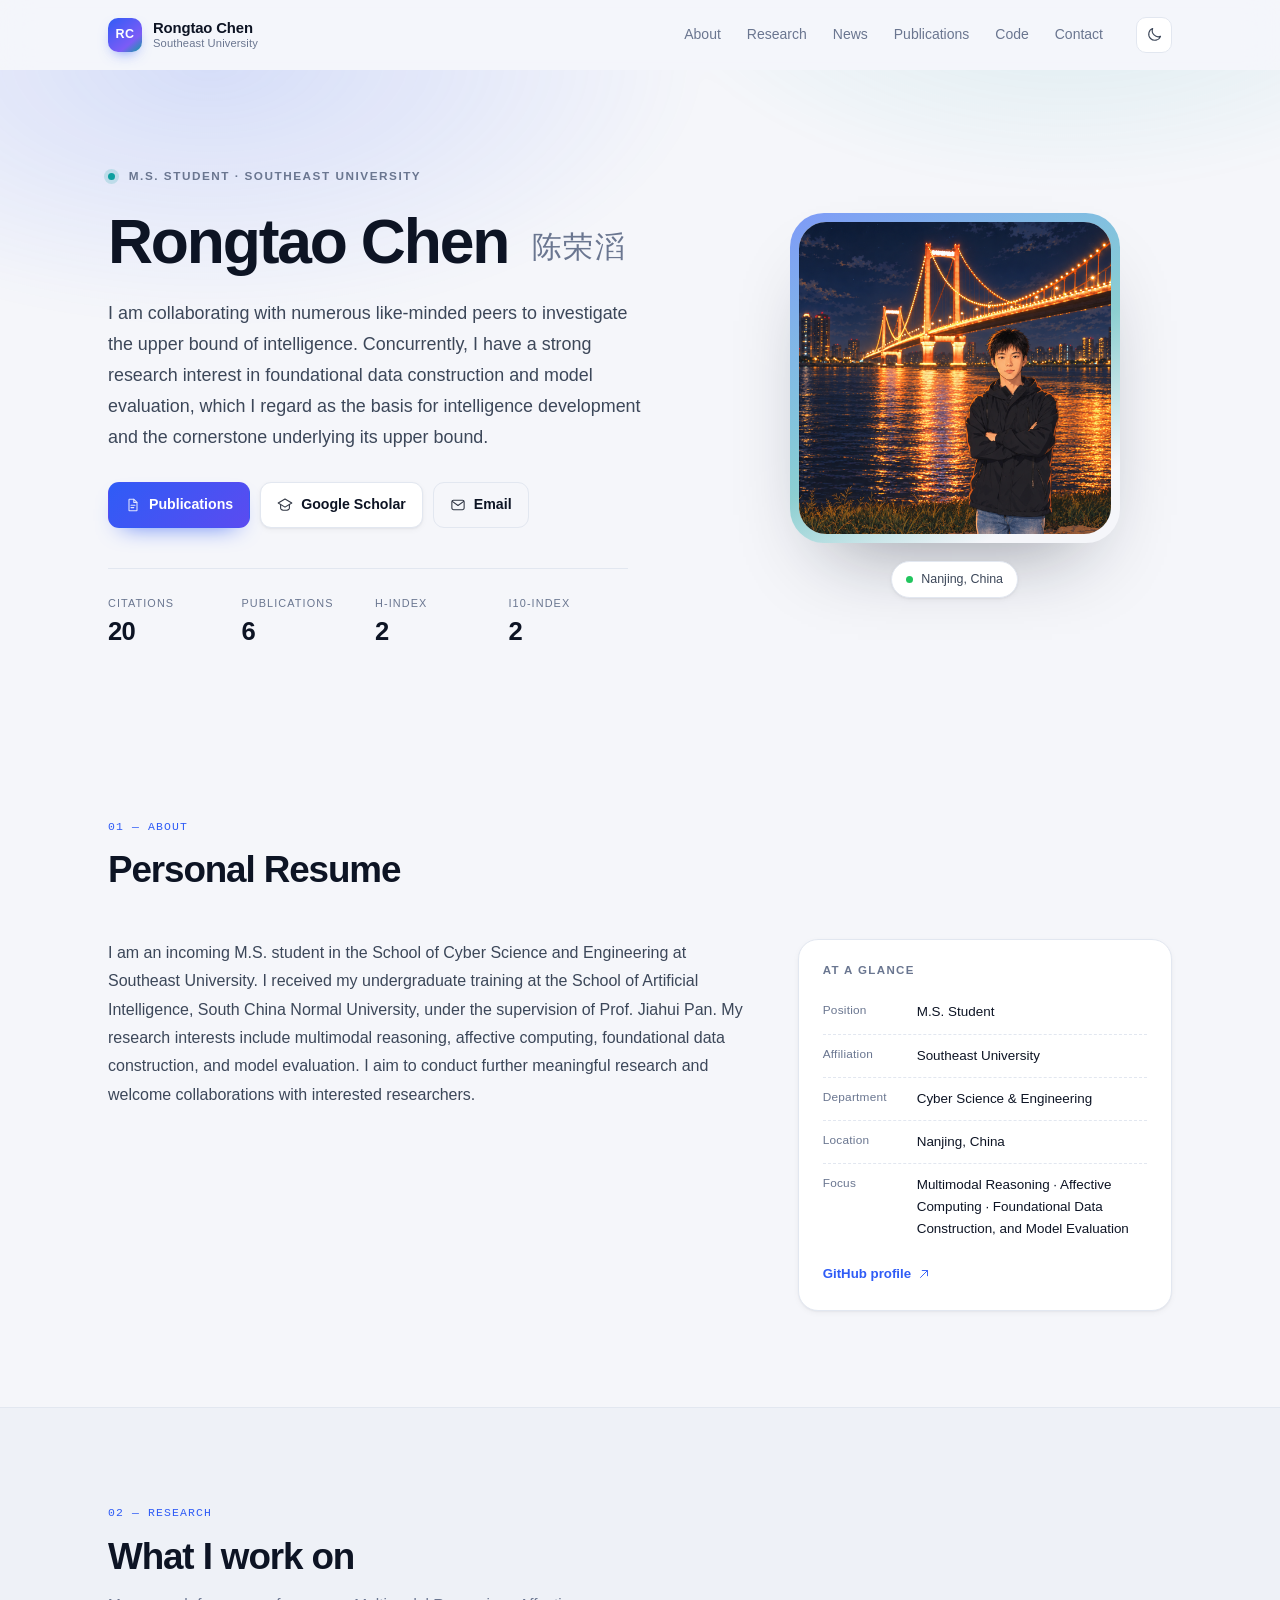
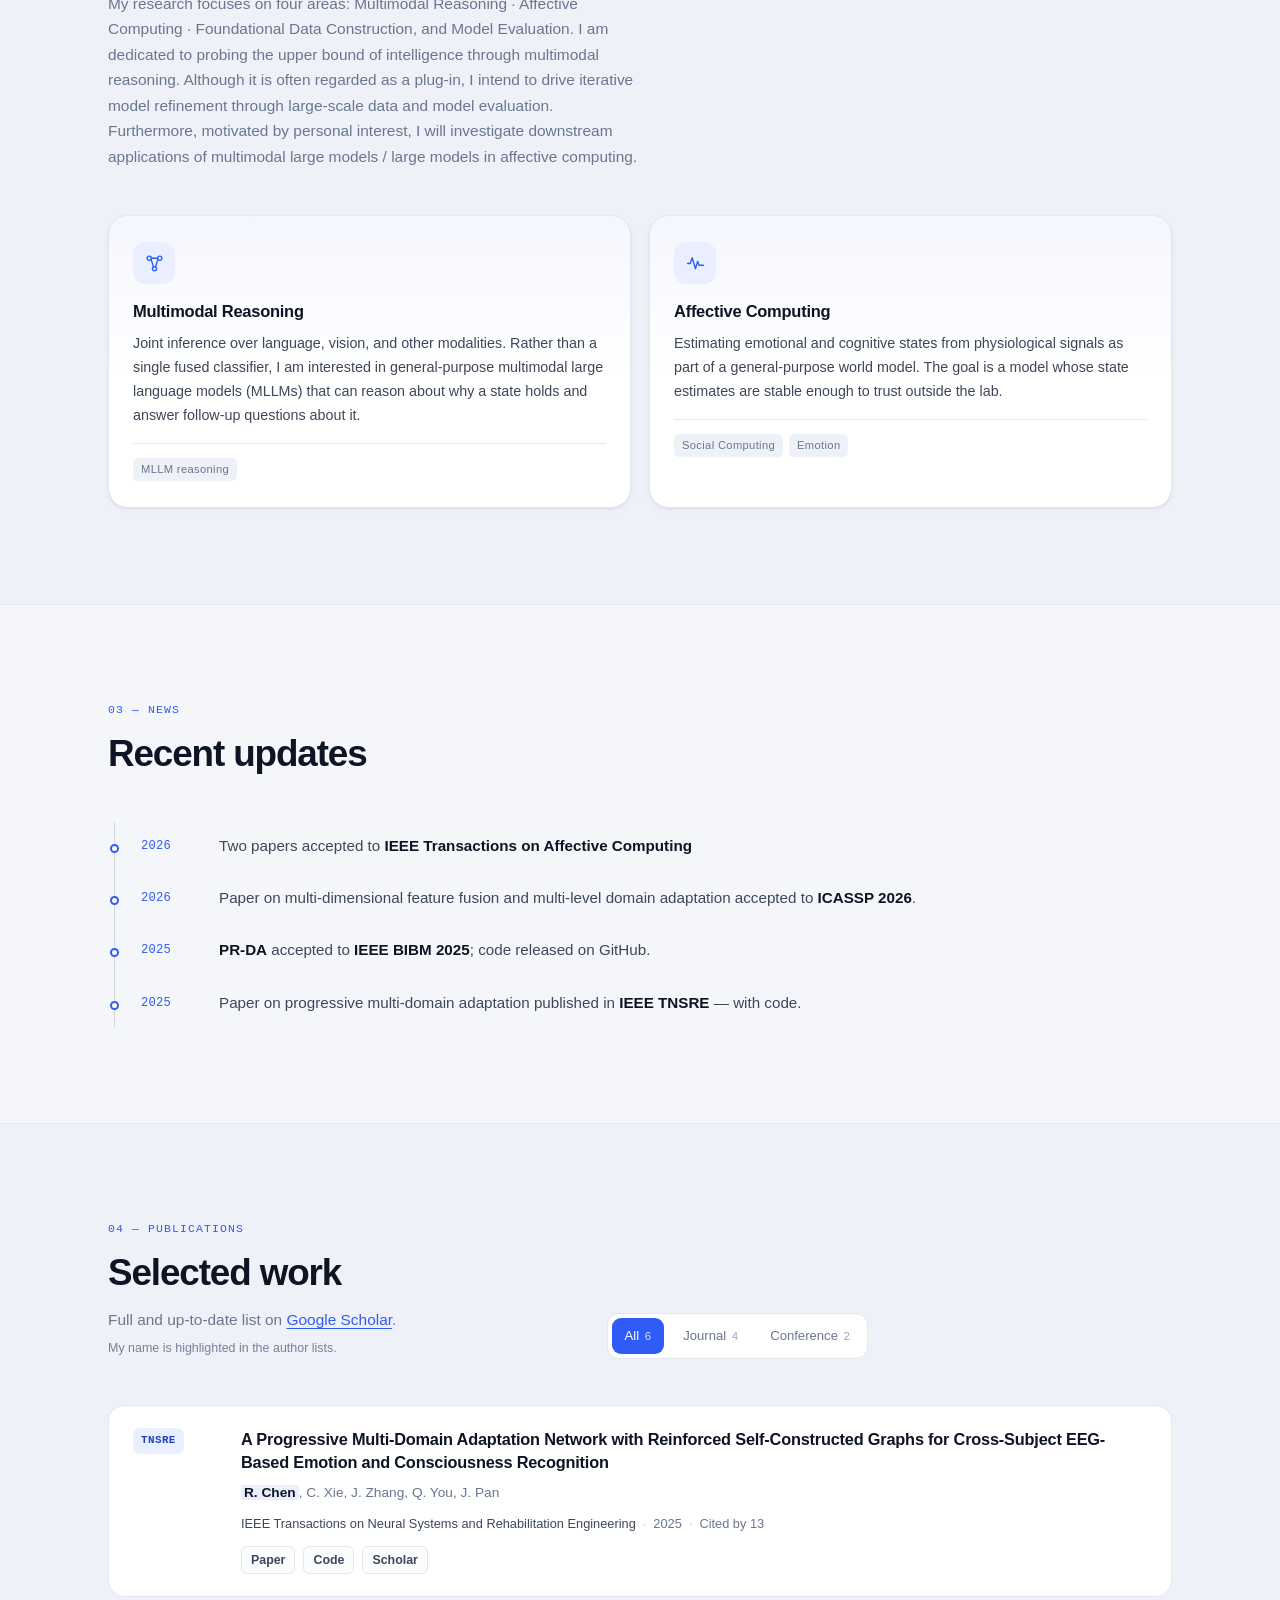
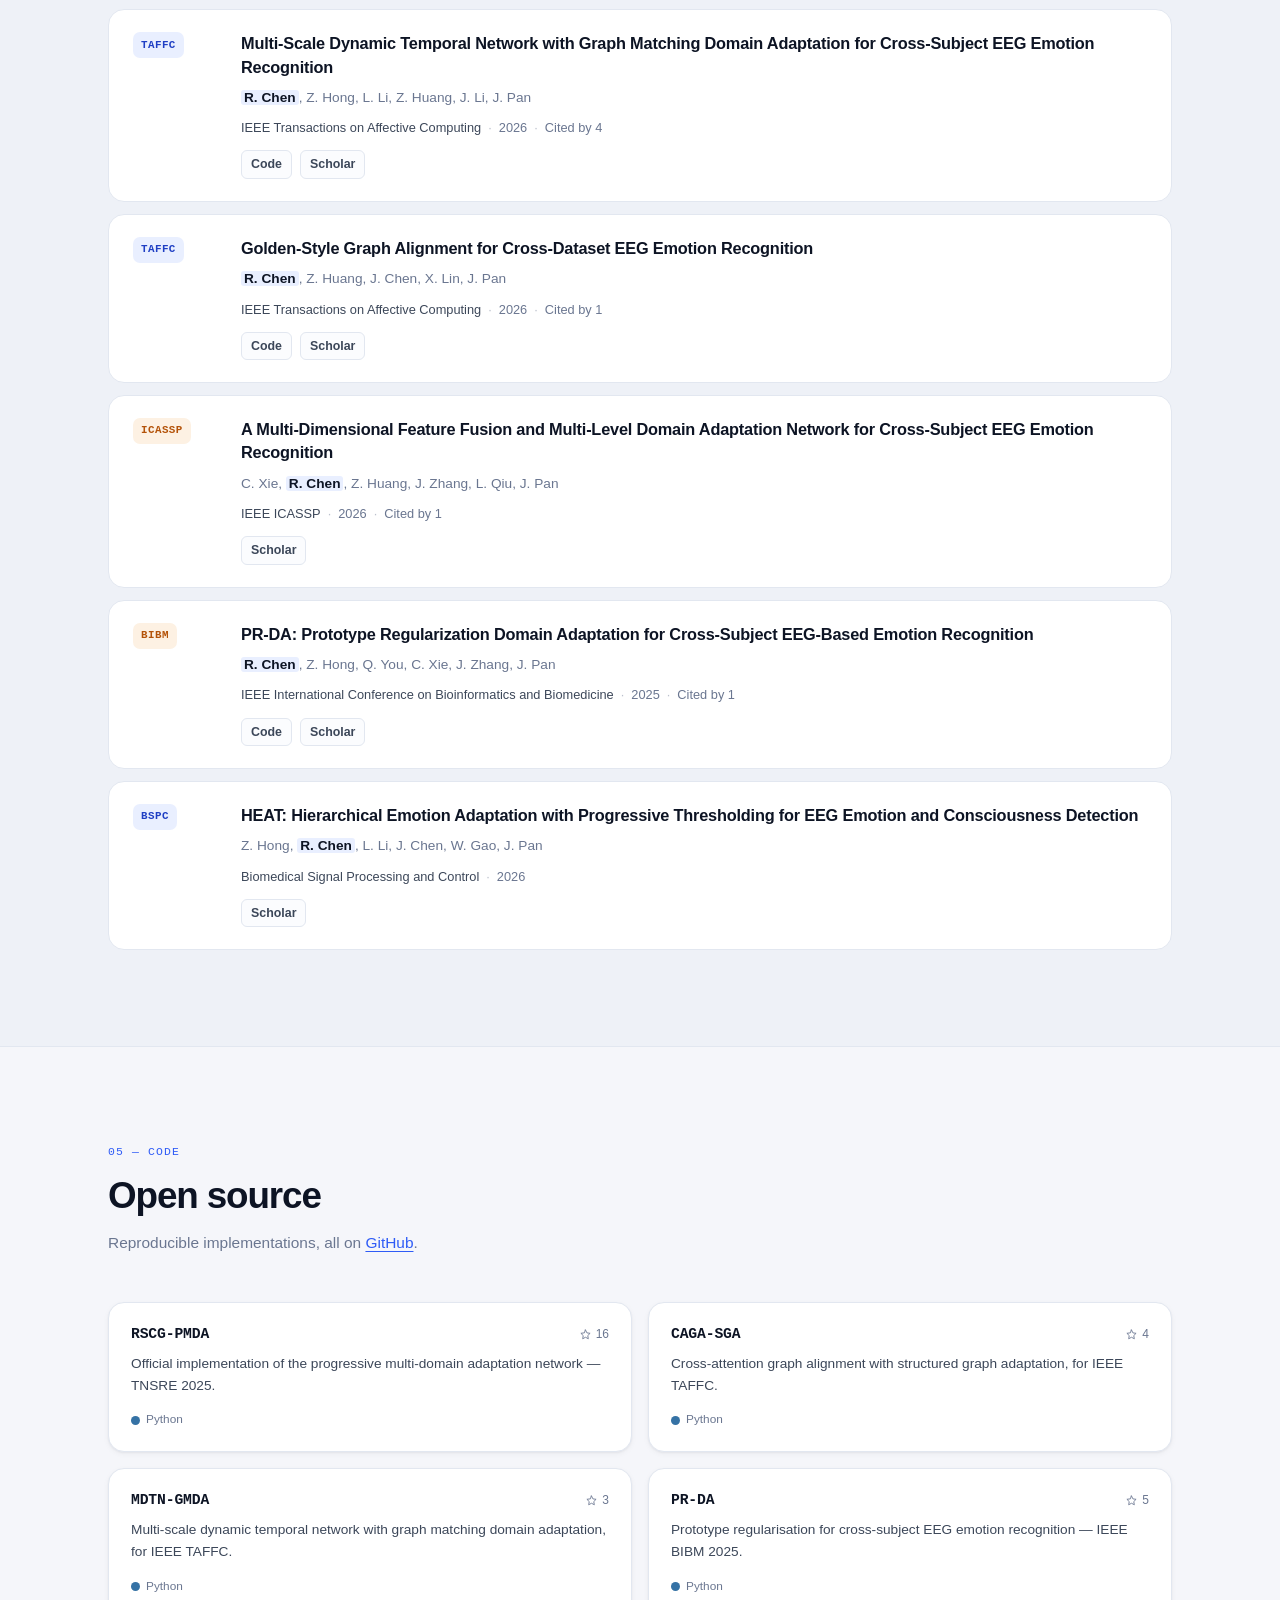
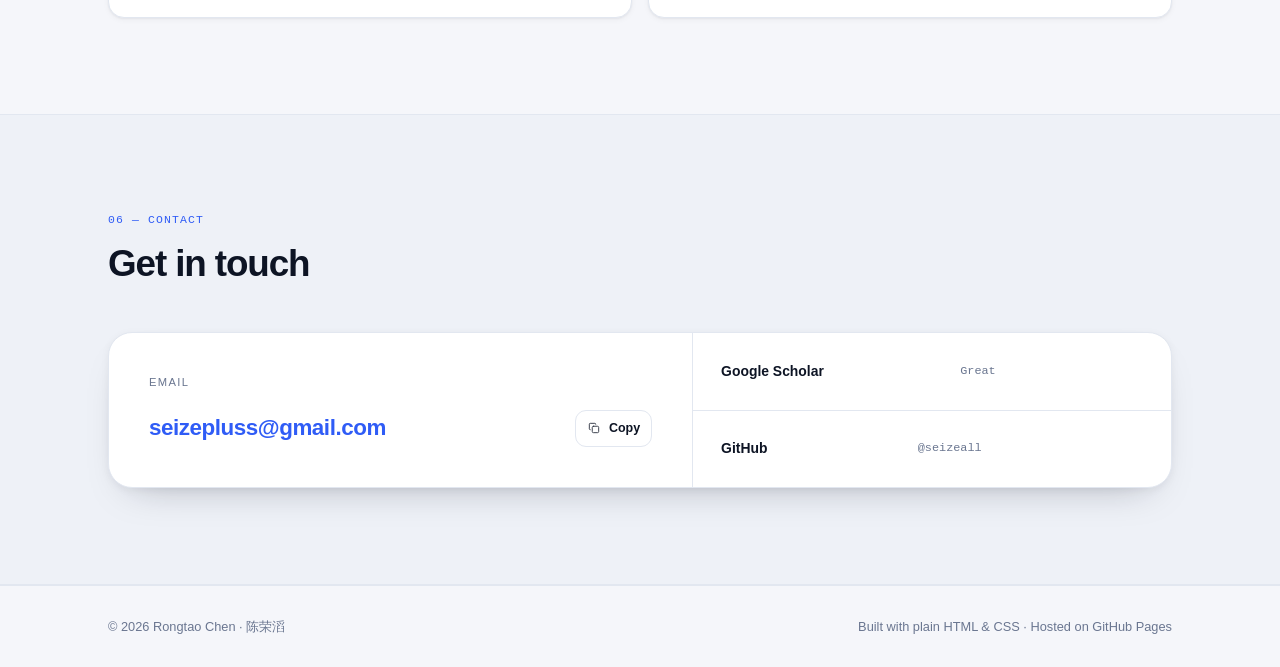
<file: index.html>
<!doctype html>
<html lang="en" data-theme="light">
<head>
  <meta charset="utf-8">
  <meta name="viewport" content="width=device-width, initial-scale=1">
  <title>Explore uncharted territories</title>

  <meta name="description" content="Rongtao Chen">
  <meta name="author" content="Rongtao Chen">
  <meta name="theme-color" content="#f4f6fa" media="(prefers-color-scheme: light)">
  <meta name="theme-color" content="#0a0d14" media="(prefers-color-scheme: dark)">

  <!-- Social preview. Change the domain in content.json after you deploy. -->
  <meta property="og:type" content="profile">
  <meta property="og:title" content="Explore uncharted territories">
  <meta property="og:description" content="Rongtao Chen">
  <meta property="og:url" content="https://seizeall.github.io/">
  <meta property="og:image" content="https://seizeall.github.io/assets/img/portrait.jpg">
  <meta name="twitter:card" content="summary_large_image">

  <link rel="icon" href="assets/img/favicon.svg" type="image/svg+xml">
  <link rel="apple-touch-icon" href="assets/img/portrait.jpg">
  <link rel="preload" as="image" href="assets/img/portrait.jpg?v=1793042267">
  <link rel="stylesheet" href="assets/css/style.css">

  <!-- Set the theme before first paint to avoid a flash. -->
  <script>
    (function () {
      try {
        document.documentElement.classList.add('js');
        var saved = localStorage.getItem('theme');
        var dark = window.matchMedia('(prefers-color-scheme: dark)').matches;
        document.documentElement.dataset.theme = saved || (dark ? 'dark' : 'light');
      } catch (e) { /* private mode: keep the light default */ }
    })();
  </script>

  <script type="application/ld+json">
{
  "@context": "https://schema.org",
  "@type": "Person",
  "name": "Rongtao Chen",
  "alternateName": "陈荣滔",
  "url": "https://seizeall.github.io/",
  "image": "https://seizeall.github.io/assets/img/portrait.jpg",
  "jobTitle": "M.S. Student",
  "affiliation": {
    "@type": "CollegeOrUniversity",
    "name": "Southeast University",
    "department": "School of Cyber Science and Engineering"
  },
  "knowsAbout": [
    "Multimodal Reasoning",
    "Affective Computing"
  ],
  "sameAs": [
    "https://scholar.google.com/citations?user=KTdaZuUAAAAJ",
    "https://github.com/seizeall"
  ]
}
  </script>
</head>

<body id="top">
  <a class="skip-link" href="#main">Skip to content</a>

  <header class="site-header" id="siteHeader">
    <div class="wrap header-inner">
      <a class="brand" href="#top" aria-label="Rongtao Chen, back to top">
        <span class="brand-mark" aria-hidden="true">RC</span>
        <span class="brand-text">
          <span class="brand-name">Rongtao Chen</span>
          <span class="brand-sub">Southeast University</span>
        </span>
      </a>

      <nav class="nav" id="primaryNav" aria-label="Primary">
        <a href="#about">About</a>
        <a href="#research">Research</a>
        <a href="#news">News</a>
        <a href="#publications">Publications</a>
        <a href="#code">Code</a>
        <a href="#contact">Contact</a>
      </nav>

      <div class="header-tools">
        <button class="icon-btn" id="themeToggle" type="button" aria-label="Switch to dark theme" title="Toggle theme">
          <svg class="icon icon-sun" viewBox="0 0 24 24" aria-hidden="true">
            <circle cx="12" cy="12" r="4.2"/>
            <path d="M12 2.6v2.6M12 18.8v2.6M2.6 12h2.6M18.8 12h2.6M5.3 5.3l1.9 1.9M16.8 16.8l1.9 1.9M18.7 5.3l-1.9 1.9M7.2 16.8l-1.9 1.9"/>
          </svg>
          <svg class="icon icon-moon" viewBox="0 0 24 24" aria-hidden="true">
            <path d="M20.5 14.6A8.6 8.6 0 0 1 9.4 3.5a8.6 8.6 0 1 0 11.1 11.1Z"/>
          </svg>
        </button>
        <button class="icon-btn menu-btn" id="menuBtn" type="button" aria-label="Open menu" aria-expanded="false" aria-controls="primaryNav">
          <span class="menu-bars" aria-hidden="true"><i></i><i></i><i></i></span>
        </button>
      </div>
    </div>
  </header>

  <main id="main">

    <!-- ============ HERO ============ -->
    <section class="hero" aria-labelledby="hero-title">
      <div class="wrap hero-grid">
        <div class="hero-copy">
          <p class="eyebrow">
            <span class="dot" aria-hidden="true"></span>
            <span class="eyebrow-text">M.S. Student · Southeast University</span>
          </p>

          <h1 id="hero-title">
            Rongtao Chen
            <span class="cjk">陈荣滔</span>
          </h1>

          <p class="lede">
            I am collaborating with numerous like-minded peers to investigate the upper bound of intelligence. Concurrently, I have a strong research interest in foundational data construction and model evaluation, which I regard as the basis for intelligence development and the cornerstone underlying its upper bound.
          </p>

          <div class="hero-actions">
            <a class="btn btn-primary" href="#publications">
              <svg class="icon" viewBox="0 0 24 24" aria-hidden="true"><path d="M6.5 3.5h6.8L18 8.2V20a.5.5 0 0 1-.5.5h-11A.5.5 0 0 1 6 20V4a.5.5 0 0 1 .5-.5Z"/><path d="M13.2 3.6v4.7h4.6"/><path d="M9 12.4h6M9 15.9h4.2"/></svg>
              Publications
            </a>
            <a class="btn" href="https://scholar.google.com/citations?user=KTdaZuUAAAAJ" target="_blank" rel="noopener">
              <svg class="icon" viewBox="0 0 24 24" aria-hidden="true"><path d="M12 3 1.8 9.1 12 15.2l10.2-6.1L12 3Z"/><path d="M5.4 11.5v4.9c0 2 3 3.6 6.6 3.6s6.6-1.6 6.6-3.6v-4.9"/></svg>
              Google Scholar
            </a>
            <a class="btn btn-ghost" href="mailto:seizepluss@gmail.com">
              <svg class="icon" viewBox="0 0 24 24" aria-hidden="true"><rect x="2.8" y="5" width="18.4" height="14" rx="2.4"/><path d="m3.4 6.6 8.6 6.2 8.6-6.2"/></svg>
              Email
            </a>
          </div>

          <dl class="stats" aria-label="Research metrics, from Google Scholar">
            <div class="stat">
              <dt>Citations</dt>
              <dd><span class="count" data-count="20">20</span></dd>
            </div>
            <div class="stat">
              <dt>Publications</dt>
              <dd><span class="count" data-count="6">6</span></dd>
            </div>
            <div class="stat">
              <dt>h-index</dt>
              <dd><span class="count" data-count="2">2</span></dd>
            </div>
            <div class="stat">
              <dt>i10-index</dt>
              <dd><span class="count" data-count="2">2</span></dd>
            </div>
          </dl>
        </div>

        <div class="hero-figure">
          <div class="portrait-ring">
            <div class="portrait-card">
              <img src="assets/img/portrait.jpg?v=1793042267" alt="Portrait of Rongtao Chen" width="512" height="512" fetchpriority="high">
            </div>
          </div>
          <p class="portrait-chip">
            <span class="pulse" aria-hidden="true"></span>
            Nanjing, China
          </p>
        </div>
      </div>

      <div class="hero-glow" aria-hidden="true"></div>
    </section>

    <!-- ============ ABOUT ============ -->
    <section class="section" id="about" aria-labelledby="about-title">
      <div class="wrap">
        <header class="section-head">
          <p class="section-kicker">01 — About</p>
          <h2 id="about-title">Personal Resume</h2>
        </header>

        <div class="about-grid">
          <div class="about-text">
            <p>I am an incoming M.S. student in the School of Cyber Science and Engineering at Southeast University. I received my undergraduate training at the School of Artificial Intelligence, South China Normal University, under the supervision of Prof. Jiahui Pan. My research interests include multimodal reasoning, affective computing, foundational data construction, and model evaluation. I aim to conduct further meaningful research and welcome collaborations with interested researchers.</p>
          </div>

          <aside class="glance" aria-label="At a glance">
            <h3>At a glance</h3>
            <dl>
              <div><dt>Position</dt><dd>M.S. Student</dd></div>
              <div><dt>Affiliation</dt><dd>Southeast University</dd></div>
              <div><dt>Department</dt><dd>Cyber Science &amp; Engineering</dd></div>
              <div><dt>Location</dt><dd>Nanjing, China</dd></div>
              <div><dt>Focus</dt><dd>Multimodal Reasoning · Affective Computing · Foundational Data Construction, and Model Evaluation</dd></div>
            </dl>
            <a class="glance-link" href="https://github.com/seizeall" target="_blank" rel="noopener">
              GitHub profile
              <svg class="icon" viewBox="0 0 24 24" aria-hidden="true"><path d="M6 18 18 6M9 6h9v9"/></svg>
            </a>
          </aside>
        </div>
      </div>
    </section>

    <!-- ============ RESEARCH ============ -->
    <section class="section section-alt" id="research" aria-labelledby="research-title">
      <div class="wrap">
        <header class="section-head">
          <p class="section-kicker">02 — Research</p>
          <h2 id="research-title">What I work on</h2>
          <p class="section-sub">
            My research focuses on four areas: Multimodal Reasoning · Affective Computing · Foundational Data Construction, and Model Evaluation. I am dedicated to probing the upper bound of intelligence through multimodal reasoning. Although it is often regarded as a plug-in, I intend to drive iterative model refinement through large-scale data and model evaluation. Furthermore, motivated by personal interest, I will investigate downstream applications of multimodal large models / large models in affective computing.
          </p>
        </header>

        <div class="card-grid">
          <article class="card feature" data-reveal>
            <span class="card-icon" aria-hidden="true">
              <svg viewBox="0 0 24 24"><circle cx="6" cy="6" r="2.4"/><circle cx="18" cy="6" r="2.4"/><circle cx="12" cy="18" r="2.4"/><path d="M8.1 7.3 10.9 16M15.9 7.3 13.1 16M8.4 6h7.2"/></svg>
            </span>
            <h3>Multimodal Reasoning</h3>
            <p>
              Joint inference over language, vision, and other modalities. Rather than a single fused classifier, I am interested in general-purpose multimodal large language models (MLLMs) that can reason about why a state holds and answer follow-up questions about it.
            </p>
            <ul class="card-tags"><li>MLLM reasoning</li></ul>
          </article>

          <article class="card feature" data-reveal>
            <span class="card-icon" aria-hidden="true">
              <svg viewBox="0 0 24 24"><path d="M3 12h3l2.2-6.5L12 18l2.4-8.5 1.6 4.5H21"/></svg>
            </span>
            <h3>Affective Computing</h3>
            <p>
              Estimating emotional and cognitive states from physiological signals as part of a general-purpose world model. The goal is a model whose state estimates are stable enough to trust outside the lab.
            </p>
            <ul class="card-tags"><li>Social Computing</li><li>Emotion</li></ul>
          </article>
        </div>
      </div>
    </section>

    <!-- ============ NEWS ============ -->
    <section class="section" id="news" aria-labelledby="news-title">
      <div class="wrap">
        <header class="section-head">
          <p class="section-kicker">03 — News</p>
          <h2 id="news-title">Recent updates</h2>
        </header>

        <ol class="timeline">
          <li data-reveal>
            <span class="when">2026</span>
            <div class="what">
              <p>Two papers accepted to <strong>IEEE Transactions on Affective Computing</strong> </p>
            </div>
          </li>
          <li data-reveal>
            <span class="when">2026</span>
            <div class="what">
              <p>Paper on multi-dimensional feature fusion and multi-level domain adaptation accepted to <strong>ICASSP 2026</strong>.</p>
            </div>
          </li>
          <li data-reveal>
            <span class="when">2025</span>
            <div class="what">
              <p><em>PR-DA</em> accepted to <strong>IEEE BIBM 2025</strong>; code released on GitHub.</p>
            </div>
          </li>
          <li data-reveal>
            <span class="when">2025</span>
            <div class="what">
              <p>Paper on progressive multi-domain adaptation published in <strong>IEEE TNSRE</strong> — with code.</p>
            </div>
          </li>
        </ol>
      </div>
    </section>

    <!-- ============ PUBLICATIONS ============ -->
    <section class="section section-alt" id="publications" aria-labelledby="pub-title">
      <div class="wrap">
        <header class="section-head">
          <div class="head-row">
            <div>
              <p class="section-kicker">04 — Publications</p>
              <h2 id="pub-title">Selected work</h2>
              <p class="section-sub">Full and up-to-date list on <a href="https://scholar.google.com/citations?user=KTdaZuUAAAAJ" target="_blank" rel="noopener">Google Scholar</a>.<span class="self-note">My name is highlighted in the author lists.</span></p>
            </div>
            <div class="chips" id="pubFilter" role="group" aria-label="Filter publications by type">
              <button class="chip is-active" type="button" data-filter="all" aria-pressed="true">All <span>6</span></button>
              <button class="chip" type="button" data-filter="journal" aria-pressed="false">Journal <span>4</span></button>
              <button class="chip" type="button" data-filter="conference" aria-pressed="false">Conference <span>2</span></button>
            </div>
          </div>
        </header>

        <ol class="pub-list" id="pubList">
          <li class="pub" data-type="journal" data-reveal>
            <div class="pub-badge" data-kind="journal">TNSRE</div>
            <div class="pub-body">
              <h3 class="pub-title">
                <a href="https://ieeexplore.ieee.org/document/11142795" target="_blank" rel="noopener">A Progressive Multi-Domain Adaptation Network with Reinforced Self-Constructed Graphs for Cross-Subject EEG-Based Emotion and Consciousness Recognition</a>
              </h3>
              <p class="pub-authors"><strong>R. Chen</strong>, C. Xie, J. Zhang, Q. You, J. Pan</p>
              <p class="pub-meta"><span class="venue">IEEE Transactions on Neural Systems and Rehabilitation Engineering</span>
                <span class="sep">·</span><span class="year">2025</span>
                <span class="sep">·</span><span class="cited">Cited by 13</span></p>
              <div class="pub-links"><a href="https://ieeexplore.ieee.org/document/11142795" target="_blank" rel="noopener">Paper</a><a href="https://github.com/seizeall/mycode" target="_blank" rel="noopener">Code</a><a href="https://scholar.google.com/citations?view_op=view_citation&amp;hl=en&amp;user=KTdaZuUAAAAJ&amp;citation_for_view=KTdaZuUAAAAJ:d1gkVwhDpl0C" target="_blank" rel="noopener">Scholar</a></div>
            </div>
          </li>

          <li class="pub" data-type="journal" data-reveal>
            <div class="pub-badge" data-kind="journal">TAFFC</div>
            <div class="pub-body">
              <h3 class="pub-title">
                Multi-Scale Dynamic Temporal Network with Graph Matching Domain Adaptation for Cross-Subject EEG Emotion Recognition
              </h3>
              <p class="pub-authors"><strong>R. Chen</strong>, Z. Hong, L. Li, Z. Huang, J. Li, J. Pan</p>
              <p class="pub-meta"><span class="venue">IEEE Transactions on Affective Computing</span>
                <span class="sep">·</span><span class="year">2026</span>
                <span class="sep">·</span><span class="cited">Cited by 4</span></p>
              <div class="pub-links"><a href="https://github.com/seizeall/MDTN-GMDA" target="_blank" rel="noopener">Code</a><a href="https://scholar.google.com/citations?view_op=view_citation&amp;hl=en&amp;user=KTdaZuUAAAAJ&amp;citation_for_view=KTdaZuUAAAAJ:u-x6o8ySG0sC" target="_blank" rel="noopener">Scholar</a></div>
            </div>
          </li>

          <li class="pub" data-type="journal" data-reveal>
            <div class="pub-badge" data-kind="journal">TAFFC</div>
            <div class="pub-body">
              <h3 class="pub-title">
                Golden-Style Graph Alignment for Cross-Dataset EEG Emotion Recognition
              </h3>
              <p class="pub-authors"><strong>R. Chen</strong>, Z. Huang, J. Chen, X. Lin, J. Pan</p>
              <p class="pub-meta"><span class="venue">IEEE Transactions on Affective Computing</span>
                <span class="sep">·</span><span class="year">2026</span>
                <span class="sep">·</span><span class="cited">Cited by 1</span></p>
              <div class="pub-links"><a href="https://github.com/seizeall/CAGA-SGA" target="_blank" rel="noopener">Code</a><a href="https://scholar.google.com/citations?view_op=view_citation&amp;hl=en&amp;user=KTdaZuUAAAAJ&amp;citation_for_view=KTdaZuUAAAAJ:qjMakFHDy7sC" target="_blank" rel="noopener">Scholar</a></div>
            </div>
          </li>

          <li class="pub" data-type="conference" data-reveal>
            <div class="pub-badge" data-kind="conference">ICASSP</div>
            <div class="pub-body">
              <h3 class="pub-title">
                A Multi-Dimensional Feature Fusion and Multi-Level Domain Adaptation Network for Cross-Subject EEG Emotion Recognition
              </h3>
              <p class="pub-authors">C. Xie, <strong>R. Chen</strong>, Z. Huang, J. Zhang, L. Qiu, J. Pan</p>
              <p class="pub-meta"><span class="venue">IEEE ICASSP</span>
                <span class="sep">·</span><span class="year">2026</span>
                <span class="sep">·</span><span class="cited">Cited by 1</span></p>
              <div class="pub-links"><a href="https://scholar.google.com/citations?view_op=view_citation&amp;hl=en&amp;user=KTdaZuUAAAAJ&amp;citation_for_view=KTdaZuUAAAAJ:2osOgNQ5qMEC" target="_blank" rel="noopener">Scholar</a></div>
            </div>
          </li>

          <li class="pub" data-type="conference" data-reveal>
            <div class="pub-badge" data-kind="conference">BIBM</div>
            <div class="pub-body">
              <h3 class="pub-title">
                PR-DA: Prototype Regularization Domain Adaptation for Cross-Subject EEG-Based Emotion Recognition
              </h3>
              <p class="pub-authors"><strong>R. Chen</strong>, Z. Hong, Q. You, C. Xie, J. Zhang, J. Pan</p>
              <p class="pub-meta"><span class="venue">IEEE International Conference on Bioinformatics and Biomedicine</span>
                <span class="sep">·</span><span class="year">2025</span>
                <span class="sep">·</span><span class="cited">Cited by 1</span></p>
              <div class="pub-links"><a href="https://github.com/seizeall/PR-DA" target="_blank" rel="noopener">Code</a><a href="https://scholar.google.com/citations?view_op=view_citation&amp;hl=en&amp;user=KTdaZuUAAAAJ&amp;citation_for_view=KTdaZuUAAAAJ:u5HHmVD_uO8C" target="_blank" rel="noopener">Scholar</a></div>
            </div>
          </li>

          <li class="pub" data-type="journal" data-reveal>
            <div class="pub-badge" data-kind="journal">BSPC</div>
            <div class="pub-body">
              <h3 class="pub-title">
                HEAT: Hierarchical Emotion Adaptation with Progressive Thresholding for EEG Emotion and Consciousness Detection
              </h3>
              <p class="pub-authors">Z. Hong, <strong>R. Chen</strong>, L. Li, J. Chen, W. Gao, J. Pan</p>
              <p class="pub-meta"><span class="venue">Biomedical Signal Processing and Control</span>
                <span class="sep">·</span><span class="year">2026</span></p>
              <div class="pub-links"><a href="https://scholar.google.com/citations?view_op=view_citation&amp;hl=en&amp;user=KTdaZuUAAAAJ&amp;citation_for_view=KTdaZuUAAAAJ:9yKSN-GCB0IC" target="_blank" rel="noopener">Scholar</a></div>
            </div>
          </li>
        </ol>

        <p class="empty-state" id="pubEmpty" hidden>Nothing in this category yet.</p>
      </div>
    </section>

    <!-- ============ CODE ============ -->
    <section class="section" id="code" aria-labelledby="code-title">
      <div class="wrap">
        <header class="section-head">
          <p class="section-kicker">05 — Code</p>
          <h2 id="code-title">Open source</h2>
          <p class="section-sub">
            Reproducible implementations, all on <a href="https://github.com/seizeall" target="_blank" rel="noopener">GitHub</a>.
          </p>
        </header>

        <div class="repo-grid">
          <a class="repo" href="https://github.com/seizeall/mycode" target="_blank" rel="noopener" data-reveal>
            <div class="repo-top">
              <h3>RSCG-PMDA</h3>
              <span class="stars"><svg class="icon" viewBox="0 0 24 24" aria-hidden="true"><path d="m12 3.6 2.6 5.4 5.9.8-4.3 4.2 1 5.9-5.2-2.8-5.2 2.8 1-5.9L3.5 9.8l5.9-.8Z"/></svg>16</span>
            </div>
            <p>Official implementation of the progressive multi-domain adaptation network — TNSRE 2025.</p>
            <span class="repo-lang"><i style="--c:#3572A5"></i>Python</span>
          </a>

          <a class="repo" href="https://github.com/seizeall/CAGA-SGA" target="_blank" rel="noopener" data-reveal>
            <div class="repo-top">
              <h3>CAGA-SGA</h3>
              <span class="stars"><svg class="icon" viewBox="0 0 24 24" aria-hidden="true"><path d="m12 3.6 2.6 5.4 5.9.8-4.3 4.2 1 5.9-5.2-2.8-5.2 2.8 1-5.9L3.5 9.8l5.9-.8Z"/></svg>4</span>
            </div>
            <p>Cross-attention graph alignment with structured graph adaptation, for IEEE TAFFC.</p>
            <span class="repo-lang"><i style="--c:#3572A5"></i>Python</span>
          </a>

          <a class="repo" href="https://github.com/seizeall/MDTN-GMDA" target="_blank" rel="noopener" data-reveal>
            <div class="repo-top">
              <h3>MDTN-GMDA</h3>
              <span class="stars"><svg class="icon" viewBox="0 0 24 24" aria-hidden="true"><path d="m12 3.6 2.6 5.4 5.9.8-4.3 4.2 1 5.9-5.2-2.8-5.2 2.8 1-5.9L3.5 9.8l5.9-.8Z"/></svg>3</span>
            </div>
            <p>Multi-scale dynamic temporal network with graph matching domain adaptation, for IEEE TAFFC.</p>
            <span class="repo-lang"><i style="--c:#3572A5"></i>Python</span>
          </a>

          <a class="repo" href="https://github.com/seizeall/PR-DA" target="_blank" rel="noopener" data-reveal>
            <div class="repo-top">
              <h3>PR-DA</h3>
              <span class="stars"><svg class="icon" viewBox="0 0 24 24" aria-hidden="true"><path d="m12 3.6 2.6 5.4 5.9.8-4.3 4.2 1 5.9-5.2-2.8-5.2 2.8 1-5.9L3.5 9.8l5.9-.8Z"/></svg>5</span>
            </div>
            <p>Prototype regularisation for cross-subject EEG emotion recognition — IEEE BIBM 2025.</p>
            <span class="repo-lang"><i style="--c:#3572A5"></i>Python</span>
          </a>
        </div>
      </div>
    </section>

    <!-- ============ CONTACT ============ -->
    <section class="section section-alt" id="contact" aria-labelledby="contact-title">
      <div class="wrap">
        <header class="section-head">
          <p class="section-kicker">06 — Contact</p>
          <h2 id="contact-title">Get in touch</h2>
          <p class="section-sub">
            
          </p>
        </header>

        <div class="contact-card" data-reveal>
          <div class="contact-main">
            <span class="contact-label">Email</span>
            <a class="contact-mail" id="mailLink" href="mailto:seizepluss@gmail.com">seizepluss@gmail.com</a>
            <button class="btn btn-ghost copy-btn" id="copyEmail" type="button" data-email="seizepluss@gmail.com">
              <svg class="icon" viewBox="0 0 24 24" aria-hidden="true"><rect x="9" y="9" width="11" height="11" rx="2"/><path d="M15 5.5A1.5 1.5 0 0 0 13.5 4H5.5A1.5 1.5 0 0 0 4 5.5v8A1.5 1.5 0 0 0 5.5 15"/></svg>
              <span class="copy-label">Copy</span>
            </button>
          </div>

          <div class="contact-links">
            <a href="https://scholar.google.com/citations?user=KTdaZuUAAAAJ" target="_blank" rel="noopener">
              <span class="cl-name">Google Scholar</span>
              <span class="cl-handle">Great</span>
            </a>
            <a href="https://github.com/seizeall" target="_blank" rel="noopener">
              <span class="cl-name">GitHub</span>
              <span class="cl-handle">@seizeall</span>
            </a>
          </div>
        </div>
      </div>
    </section>

  </main>

  <footer class="site-footer">
    <div class="wrap footer-inner">
      <p>© <span id="year">2026</span> Rongtao Chen · 陈荣滔</p>
      <p class="footer-meta">
        Built with plain HTML &amp; CSS · Hosted on GitHub Pages
      </p>
    </div>
  </footer>

  <div class="toast" id="toast" role="status" aria-live="polite"></div>

  <script src="assets/js/main.js" defer></script>
</body>
</html>
</file>
<file: assets/css/style.css>
/* ==========================================================================
   Rongtao Chen — personal academic homepage
   Plain CSS. No build step, no dependencies, no tracking.
   ========================================================================== */

/* ---------- Design tokens ---------- */
:root {
  --bg: #f5f6fa;
  --bg-soft: #eef1f7;
  --surface: #ffffff;
  --surface-2: #fbfcfe;
  --text: #0d1424;
  --text-2: #3c4759;
  --muted: #6a7690;
  --border: #e2e7f0;
  --border-strong: #cfd7e6;
  --accent: #2f5cf6;
  --accent-ink: #1f3fc4;
  --accent-solid: #2f5cf6;
  --accent-soft: #e9efff;
  --accent-2: #0e9f9f;
  --amber: #b45309;
  --amber-soft: #fdf1e3;
  --shadow-sm: 0 1px 2px rgba(13, 20, 36, .05), 0 2px 6px rgba(13, 20, 36, .04);
  --shadow-md: 0 18px 40px -24px rgba(13, 20, 36, .35), 0 2px 8px rgba(13, 20, 36, .05);
  --shadow-lg: 0 40px 80px -40px rgba(13, 20, 36, .45);
  --radius: 20px;
  --radius-sm: 12px;
  --maxw: 1120px;
  --header-h: 70px;
  --font-sans: -apple-system, BlinkMacSystemFont, "Segoe UI", "Inter", "Helvetica Neue",
    "PingFang SC", "Hiragino Sans GB", "Microsoft YaHei", Arial, sans-serif;
  --font-mono: ui-monospace, SFMono-Regular, "SF Mono", "Cascadia Mono", Consolas, monospace;
}

[data-theme="dark"] {
  --bg: #080b12;
  --bg-soft: #0d1119;
  --surface: #10151f;
  --surface-2: #141a26;
  --text: #e9edf6;
  --text-2: #b6c0d2;
  --muted: #8b95a9;
  --border: #1e2533;
  --border-strong: #2b3446;
  --accent: #7d9bff;
  --accent-ink: #a9bdff;
  --accent-solid: #3b56e8;
  --accent-soft: #16203a;
  --accent-2: #4fd1c5;
  --amber: #f0b872;
  --amber-soft: #2a2114;
  --shadow-sm: 0 1px 2px rgba(0, 0, 0, .4);
  --shadow-md: 0 20px 44px -26px rgba(0, 0, 0, .8), 0 2px 8px rgba(0, 0, 0, .3);
  --shadow-lg: 0 40px 90px -40px rgba(0, 0, 0, .9);
}

/* ---------- Reset ---------- */
*,
*::before,
*::after { box-sizing: border-box; }

html {
  -webkit-text-size-adjust: 100%;
  scroll-behavior: smooth;
  scroll-padding-top: calc(var(--header-h) + 18px);
}

body {
  margin: 0;
  background: var(--bg);
  color: var(--text);
  font-family: var(--font-sans);
  font-size: 16px;
  line-height: 1.65;
  -webkit-font-smoothing: antialiased;
  text-rendering: optimizeLegibility;
  overflow-x: hidden;
}

img { max-width: 100%; display: block; }
a { color: inherit; text-decoration: none; }
h1, h2, h3, h4 { margin: 0; line-height: 1.2; letter-spacing: -.02em; font-weight: 650; }
p { margin: 0; }
ul, ol, dl, dd { margin: 0; padding: 0; }
li { list-style: none; }
button { font: inherit; color: inherit; }

::selection { background: var(--accent); color: #fff; }

.skip-link {
  position: absolute;
  left: -9999px;
  top: 0;
  z-index: 100;
  background: var(--accent-solid);
  color: #fff;
  padding: 10px 16px;
  border-radius: 0 0 10px 0;
}
.skip-link:focus { left: 0; }

:focus-visible {
  outline: 2px solid var(--accent);
  outline-offset: 3px;
  border-radius: 6px;
}

.wrap {
  width: 100%;
  max-width: var(--maxw);
  margin-inline: auto;
  padding-inline: 28px;
}

.icon {
  width: 18px;
  height: 18px;
  fill: none;
  stroke: currentColor;
  stroke-width: 1.6;
  stroke-linecap: round;
  stroke-linejoin: round;
  flex: none;
}

/* ---------- Header ---------- */
.site-header {
  position: sticky;
  top: 0;
  z-index: 50;
  height: var(--header-h);
  display: flex;
  align-items: center;
  background: color-mix(in srgb, var(--bg) 82%, transparent);
  backdrop-filter: saturate(180%) blur(16px);
  -webkit-backdrop-filter: saturate(180%) blur(16px);
  border-bottom: 1px solid transparent;
  transition: border-color .25s ease, box-shadow .25s ease, background .25s ease;
}
.site-header.is-stuck {
  border-bottom-color: var(--border);
  box-shadow: 0 8px 24px -20px rgba(13, 20, 36, .5);
}

.header-inner {
  display: flex;
  align-items: center;
  gap: 22px;
}

.brand {
  display: flex;
  align-items: center;
  gap: 11px;
  margin-right: auto;
}
.brand-mark {
  display: grid;
  place-items: center;
  width: 34px;
  height: 34px;
  border-radius: 10px;
  background: linear-gradient(140deg, var(--accent-solid), #7c5cf6 70%, var(--accent-2));
  color: #fff;
  font-size: 12.5px;
  font-weight: 700;
  letter-spacing: .04em;
  box-shadow: 0 6px 16px -8px var(--accent);
}
.brand-text { display: flex; flex-direction: column; line-height: 1.15; }
.brand-name { font-size: .93rem; font-weight: 650; letter-spacing: -.01em; }
.brand-sub { font-size: .7rem; color: var(--muted); letter-spacing: .01em; }

.nav {
  display: flex;
  align-items: center;
  gap: 4px;
}
.nav a {
  position: relative;
  padding: 8px 11px;
  border-radius: 9px;
  font-size: .875rem;
  color: var(--muted);
  transition: color .18s ease, background .18s ease;
}
.nav a:hover { color: var(--text); background: color-mix(in srgb, var(--text) 5%, transparent); }
.nav a.is-active { color: var(--text); font-weight: 550; }
.nav a.is-active::after {
  content: "";
  position: absolute;
  left: 11px;
  right: 11px;
  bottom: 2px;
  height: 2px;
  border-radius: 2px;
  background: var(--accent);
}

.header-tools { display: flex; align-items: center; gap: 6px; }

.icon-btn {
  display: grid;
  place-items: center;
  width: 36px;
  height: 36px;
  border: 1px solid var(--border);
  border-radius: 10px;
  background: var(--surface);
  color: var(--text-2);
  cursor: pointer;
  transition: border-color .18s ease, color .18s ease, transform .18s ease, background .18s ease;
}
.icon-btn:hover { color: var(--accent); border-color: var(--border-strong); }
.icon-btn:active { transform: scale(.96); }
.icon-btn .icon { width: 17px; height: 17px; }

.icon-sun { display: none; }
[data-theme="dark"] .icon-sun { display: block; }
[data-theme="dark"] .icon-moon { display: none; }

.menu-btn { display: none; }
.menu-bars { display: grid; gap: 3.5px; }
.menu-bars i {
  display: block;
  width: 15px;
  height: 1.6px;
  border-radius: 2px;
  background: currentColor;
  transition: transform .2s ease, opacity .2s ease;
}
.nav-open .menu-bars i:nth-child(1) { transform: translateY(5.1px) rotate(45deg); }
.nav-open .menu-bars i:nth-child(2) { opacity: 0; }
.nav-open .menu-bars i:nth-child(3) { transform: translateY(-5.1px) rotate(-45deg); }

/* ---------- Hero ---------- */
.hero {
  position: relative;
  padding: clamp(48px, 8vw, 96px) 0 clamp(40px, 6vw, 84px);
  overflow: hidden;
}
.hero-glow {
  position: absolute;
  inset: -30% -10% auto -10%;
  height: 620px;
  z-index: -1;
  background:
    radial-gradient(46% 60% at 22% 30%, color-mix(in srgb, var(--accent) 16%, transparent), transparent 70%),
    radial-gradient(40% 55% at 78% 12%, color-mix(in srgb, var(--accent-2) 13%, transparent), transparent 70%);
  filter: blur(12px);
  pointer-events: none;
}

.hero-grid {
  display: grid;
  grid-template-columns: minmax(0, 1.12fr) minmax(0, .88fr);
  gap: clamp(36px, 6vw, 76px);
  align-items: center;
}

.eyebrow {
  display: block;
  font-size: .735rem;
  font-weight: 600;
  letter-spacing: .13em;
  text-transform: uppercase;
  color: var(--muted);
  margin-bottom: 20px;
}

.eyebrow .dot {
  display: inline-block;
  width: 7px;
  height: 7px;
  margin-right: 9px;
  vertical-align: middle;
  border-radius: 50%;
  background: var(--accent-2);
  box-shadow: 0 0 0 4px color-mix(in srgb, var(--accent-2) 18%, transparent);
}

.hero h1 {
  font-size: clamp(2.5rem, 5.6vw, 3.9rem);
  letter-spacing: -.035em;
  font-weight: 700;
  margin-bottom: 18px;
}
.hero h1 .cjk {
  display: inline-block;
  margin-left: .28em;
  font-size: .48em;
  font-weight: 500;
  letter-spacing: .06em;
  color: var(--muted);
  vertical-align: .22em;
}

.lede {
  font-size: clamp(1.02rem, 1.4vw, 1.15rem);
  line-height: 1.72;
  color: var(--text-2);
  max-width: 54ch;
}
.lede em { font-style: normal; color: var(--text); font-weight: 600; }

.hero-actions {
  display: flex;
  flex-wrap: wrap;
  gap: 10px;
  margin-top: 30px;
}

.btn {
  display: inline-flex;
  align-items: center;
  gap: 8px;
  padding: 10px 16px;
  border: 1px solid var(--border);
  border-radius: 11px;
  background: var(--surface);
  color: var(--text);
  font-size: .885rem;
  font-weight: 550;
  cursor: pointer;
  box-shadow: var(--shadow-sm);
  transition: transform .18s ease, box-shadow .18s ease, border-color .18s ease,
    background .18s ease, color .18s ease;
}
.btn:hover { transform: translateY(-1px); border-color: var(--border-strong); box-shadow: var(--shadow-md); }
.btn .icon { width: 16px; height: 16px; opacity: .85; }

.btn-primary {
  background: linear-gradient(135deg, var(--accent-solid), #5b4bf0);
  border-color: transparent;
  color: #fff;
  box-shadow: 0 10px 24px -14px var(--accent);
}
.btn-primary:hover { box-shadow: 0 16px 30px -14px var(--accent); }
.btn-ghost { background: transparent; box-shadow: none; }
.btn-ghost:hover { background: var(--surface); }

.stats {
  display: grid;
  grid-template-columns: repeat(4, minmax(0, 1fr));
  gap: 14px;
  margin-top: 40px;
  padding-top: 26px;
  border-top: 1px solid var(--border);
  max-width: 520px;
}
.stat dt {
  font-size: .68rem;
  letter-spacing: .1em;
  text-transform: uppercase;
  color: var(--muted);
  margin-bottom: 4px;
}
.stat dd {
  font-size: 1.6rem;
  font-weight: 680;
  letter-spacing: -.03em;
  font-variant-numeric: tabular-nums;
  line-height: 1.1;
}

/* Portrait */
.hero-figure {
  display: flex;
  flex-direction: column;
  align-items: center;
  gap: 18px;
}
.portrait-ring {
  width: min(330px, 78vw);
  aspect-ratio: 1;
  padding: 9px;
  border-radius: 34px;
  background: linear-gradient(150deg,
    color-mix(in srgb, var(--accent) 60%, transparent),
    color-mix(in srgb, var(--accent-2) 45%, transparent) 55%,
    transparent 85%);
  box-shadow: var(--shadow-lg);
}
.portrait-card {
  width: 100%;
  height: 100%;
  border-radius: 27px;
  overflow: hidden;
  background: var(--surface);
}
.portrait-card img {
  width: 100%;
  height: 100%;
  object-fit: cover;
  transform: scale(1.01);
  transition: transform .6s cubic-bezier(.2, .8, .2, 1);
}
.portrait-ring:hover .portrait-card img { transform: scale(1.045); }

.portrait-chip {
  display: inline-flex;
  align-items: center;
  gap: 8px;
  padding: 7px 14px;
  border: 1px solid var(--border);
  border-radius: 999px;
  background: var(--surface);
  box-shadow: var(--shadow-sm);
  font-size: .78rem;
  color: var(--text-2);
}
.pulse {
  width: 7px;
  height: 7px;
  border-radius: 50%;
  background: #22c55e;
  box-shadow: 0 0 0 0 rgba(34, 197, 94, .5);
  animation: pulse 2.4s infinite;
}
@keyframes pulse {
  0% { box-shadow: 0 0 0 0 rgba(34, 197, 94, .45); }
  70% { box-shadow: 0 0 0 8px rgba(34, 197, 94, 0); }
  100% { box-shadow: 0 0 0 0 rgba(34, 197, 94, 0); }
}

/* ---------- Sections ---------- */
.section { padding: clamp(56px, 8vw, 96px) 0; }
.section-alt {
  background: var(--bg-soft);
  border-block: 1px solid var(--border);
}

.section-head { margin-bottom: clamp(30px, 4vw, 46px); max-width: 760px; }
.section-kicker {
  font-family: var(--font-mono);
  font-size: .715rem;
  letter-spacing: .1em;
  text-transform: uppercase;
  color: var(--accent);
  margin-bottom: 12px;
}
.section-head h2 {
  font-size: clamp(1.7rem, 3.4vw, 2.3rem);
  letter-spacing: -.03em;
}
.section-sub {
  margin-top: 12px;
  color: var(--muted);
  font-size: .965rem;
  max-width: 62ch;
}
.section-sub a { color: var(--accent); text-decoration: underline; text-underline-offset: 3px; text-decoration-thickness: 1px; }

/* ---------- About ---------- */
.about-grid {
  display: grid;
  grid-template-columns: minmax(0, 1.45fr) minmax(0, .85fr);
  gap: clamp(28px, 4vw, 52px);
  align-items: start;
}
.about-text p {
  color: var(--text-2);
  font-size: 1rem;
  line-height: 1.78;
  margin-bottom: 16px;
}
.about-text strong { color: var(--text); font-weight: 620; }


.glance {
  padding: 24px;
  border: 1px solid var(--border);
  border-radius: var(--radius);
  background: var(--surface);
  box-shadow: var(--shadow-sm);
  position: sticky;
  top: calc(var(--header-h) + 24px);
}
.glance h3 {
  font-size: .72rem;
  letter-spacing: .12em;
  text-transform: uppercase;
  color: var(--muted);
  margin-bottom: 14px;
  font-weight: 600;
}
.glance dl > div {
  display: grid;
  grid-template-columns: 84px 1fr;
  gap: 10px;
  padding: 10px 0;
  border-bottom: 1px dashed var(--border);
}
.glance dl > div:last-of-type { border-bottom: 0; }
.glance dt { font-size: .74rem; color: var(--muted); letter-spacing: .02em; }
.glance dd { font-size: .84rem; color: var(--text); font-weight: 500; }
.glance-link {
  display: inline-flex;
  align-items: center;
  gap: 6px;
  margin-top: 12px;
  font-size: .83rem;
  font-weight: 550;
  color: var(--accent);
}
.glance-link .icon { width: 14px; height: 14px; transition: transform .18s ease; }
.glance-link:hover .icon { transform: translate(2px, -2px); }

/* ---------- Cards / research ---------- */
.card-grid {
  display: grid;
  grid-template-columns: repeat(2, minmax(0, 1fr));
  gap: 18px;
}

.card {
  padding: 26px 24px;
  border: 1px solid var(--border);
  border-radius: var(--radius);
  background: var(--surface);
  box-shadow: var(--shadow-sm);
  transition: transform .22s ease, box-shadow .22s ease, border-color .22s ease;
}
.card:hover {
  transform: translateY(-3px);
  border-color: var(--border-strong);
  box-shadow: var(--shadow-md);
}
.card.feature {
  background:
    linear-gradient(180deg, color-mix(in srgb, var(--accent) 5%, transparent), transparent 55%),
    var(--surface);
}
.card-icon {
  display: grid;
  place-items: center;
  width: 42px;
  height: 42px;
  margin-bottom: 18px;
  border-radius: 12px;
  background: var(--accent-soft);
  color: var(--accent);
}
.card-icon svg {
  width: 21px;
  height: 21px;
  fill: none;
  stroke: currentColor;
  stroke-width: 1.55;
  stroke-linecap: round;
  stroke-linejoin: round;
}
.card h3 { font-size: 1.03rem; margin-bottom: 9px; letter-spacing: -.015em; }
.card p { font-size: .895rem; line-height: 1.68; color: var(--text-2); }
.card-tags {
  display: flex;
  flex-wrap: wrap;
  gap: 6px;
  margin-top: 16px;
  padding-top: 14px;
  border-top: 1px solid var(--border);
}
.card-tags li {
  font-size: .7rem;
  letter-spacing: .03em;
  color: var(--muted);
  background: var(--bg-soft);
  padding: 2px 8px;
  border-radius: 5px;
}

/* ---------- Timeline ---------- */
.timeline {
  display: grid;
  gap: 4px;
  border-left: 1px solid var(--border-strong);
  margin-left: 6px;
  padding-left: 26px;
}
.timeline li {
  position: relative;
  display: grid;
  grid-template-columns: 62px 1fr;
  gap: 16px;
  padding: 12px 0;
}
.timeline li::before {
  content: "";
  position: absolute;
  left: -31px;
  top: 22px;
  width: 9px;
  height: 9px;
  border-radius: 50%;
  background: var(--surface);
  border: 2px solid var(--accent);
}
.timeline .when {
  font-family: var(--font-mono);
  font-size: .76rem;
  color: var(--accent);
  padding-top: 2px;
  letter-spacing: .02em;
}
.timeline .what p { font-size: .95rem; color: var(--text-2); line-height: 1.6; }
.timeline .what strong { color: var(--text); font-weight: 600; }
.timeline .what em { font-style: normal; color: var(--text); font-weight: 550; }

/* ---------- Publications ---------- */
.head-row {
  display: flex;
  align-items: flex-end;
  justify-content: space-between;
  gap: 24px;
  flex-wrap: wrap;
}
.self-note { display: block; margin-top: 6px; font-size: .78rem; color: var(--muted); opacity: .9; }

.chips { display: flex; gap: 6px; padding: 4px; border: 1px solid var(--border); border-radius: 12px; background: var(--surface); }
.chip {
  border: 0;
  background: transparent;
  padding: 7px 13px;
  border-radius: 9px;
  font-size: .82rem;
  color: var(--muted);
  cursor: pointer;
  transition: background .18s ease, color .18s ease;
  white-space: nowrap;
}
.chip span { font-size: .72rem; opacity: .65; margin-left: 2px; }
.chip:hover { color: var(--text); }
.chip.is-active { background: var(--accent-solid); color: #fff; }
.chip.is-active span { opacity: .8; }

.pub-list { display: grid; gap: 12px; }

.pub {
  display: grid;
  grid-template-columns: 88px minmax(0, 1fr);
  gap: 20px;
  padding: 22px 24px;
  border: 1px solid var(--border);
  border-radius: 16px;
  background: var(--surface);
  transition: border-color .2s ease, box-shadow .2s ease, transform .2s ease;
}
.pub:hover { border-color: var(--border-strong); box-shadow: var(--shadow-md); transform: translateY(-1px); }
.pub.is-hidden { display: none; }

.pub-badge {
  align-self: start;
  display: grid;
  place-items: center;
  height: 26px;
  padding: 0 8px;
  border-radius: 7px;
  font-family: var(--font-mono);
  font-size: .68rem;
  font-weight: 600;
  letter-spacing: .04em;
  background: var(--accent-soft);
  color: var(--accent-ink);
  width: fit-content;
}
.pub-badge[data-kind="conference"] { background: var(--amber-soft); color: var(--amber); }

.pub-title { font-size: 1.02rem; line-height: 1.42; letter-spacing: -.012em; font-weight: 620; }
.pub-title a { transition: color .18s ease; background-image: linear-gradient(currentColor, currentColor); background-size: 0 1px; background-repeat: no-repeat; background-position: 0 100%; transition: background-size .25s ease, color .2s ease; }
.pub-title a:hover { color: var(--accent); background-size: 100% 1px; }

.pub-authors { margin-top: 8px; font-size: .855rem; color: var(--muted); }
.pub-authors strong {
  color: var(--text);
  font-weight: 650;
  background: var(--accent-soft);
  padding: 0 3px;
  border-radius: 3px;
}

.pub-meta {
  display: flex;
  align-items: center;
  flex-wrap: wrap;
  gap: 7px;
  margin-top: 8px;
  font-size: .8rem;
  color: var(--muted);
}
.pub-meta .venue { color: var(--text-2); font-weight: 500; }
.pub-meta .sep { opacity: .45; }
.pub-meta .cited { display: inline-flex; align-items: center; gap: 4px; }

.pub-links { display: flex; gap: 8px; margin-top: 12px; }
.pub-links a {
  font-size: .775rem;
  font-weight: 550;
  padding: 3px 9px;
  border-radius: 6px;
  border: 1px solid var(--border);
  color: var(--text-2);
  background: var(--surface-2);
  transition: color .18s ease, border-color .18s ease, background .18s ease;
}
.pub-links a:hover { color: var(--accent); border-color: color-mix(in srgb, var(--accent) 40%, var(--border)); }

.empty-state {
  padding: 32px;
  text-align: center;
  color: var(--muted);
  border: 1px dashed var(--border-strong);
  border-radius: 14px;
  font-size: .9rem;
}

/* ---------- Repos ---------- */
.repo-grid {
  display: grid;
  grid-template-columns: repeat(2, minmax(0, 1fr));
  gap: 16px;
}
.repo {
  display: block;
  padding: 22px 22px 18px;
  border: 1px solid var(--border);
  border-radius: 16px;
  background: var(--surface);
  box-shadow: var(--shadow-sm);
  transition: transform .2s ease, border-color .2s ease, box-shadow .2s ease;
}
.repo:hover { transform: translateY(-3px); border-color: color-mix(in srgb, var(--accent) 35%, var(--border)); box-shadow: var(--shadow-md); }
.repo-top { display: flex; align-items: center; justify-content: space-between; gap: 12px; margin-bottom: 8px; }
.repo h3 { font-family: var(--font-mono); font-size: .92rem; font-weight: 600; letter-spacing: -.01em; }
.stars { display: inline-flex; align-items: center; gap: 4px; font-size: .75rem; color: var(--muted); font-variant-numeric: tabular-nums; }
.stars .icon { width: 13px; height: 13px; }
.repo p { font-size: .855rem; line-height: 1.6; color: var(--text-2); min-height: 2.7em; }
.repo-lang {
  display: inline-flex;
  align-items: center;
  gap: 6px;
  margin-top: 14px;
  font-size: .74rem;
  color: var(--muted);
}
.repo-lang i { width: 9px; height: 9px; border-radius: 50%; background: var(--c, var(--muted)); }

/* ---------- Contact ---------- */
.contact-card {
  display: grid;
  grid-template-columns: minmax(0, 1.1fr) minmax(0, .9fr);
  gap: 0;
  border: 1px solid var(--border);
  border-radius: 24px;
  background: var(--surface);
  box-shadow: var(--shadow-md);
  overflow: hidden;
}
.contact-main {
  padding: clamp(26px, 4vw, 40px);
  display: flex;
  flex-wrap: wrap;
  align-items: center;
  gap: 14px;
  border-right: 1px solid var(--border);
}
.contact-label {
  width: 100%;
  font-size: .7rem;
  letter-spacing: .12em;
  text-transform: uppercase;
  color: var(--muted);
  margin-bottom: 4px;
}
.contact-mail {
  font-size: clamp(1.05rem, 2.4vw, 1.4rem);
  font-weight: 620;
  letter-spacing: -.02em;
  color: var(--accent);
  margin-right: auto;
  word-break: break-all;
}
.copy-btn { padding: 7px 11px; font-size: .78rem; }
.copy-btn .icon { width: 14px; height: 14px; }

.contact-links { display: grid; }
.contact-links a {
  display: flex;
  align-items: center;
  justify-content: space-between;
  gap: 14px;
  padding: 16px clamp(20px, 3vw, 28px);
  border-bottom: 1px solid var(--border);
  transition: background .18s ease, padding-left .18s ease;
}
.contact-links a:last-child { border-bottom: 0; }
.contact-links a:hover { background: var(--bg-soft); padding-left: calc(clamp(20px, 3vw, 28px) + 4px); }
.cl-name { font-size: .87rem; font-weight: 550; }
.cl-handle {
  font-family: var(--font-mono);
  font-size: .74rem;
  color: var(--muted);
  text-align: right;
}
.contact-links a::after {
  content: "↗";
  font-size: .8rem;
  color: var(--muted);
  opacity: 0;
  transition: opacity .18s ease, transform .18s ease;
  transform: translateX(-4px);
}
.contact-links a:hover::after { opacity: 1; transform: none; }

/* ---------- Footer ---------- */
.site-footer {
  border-top: 1px solid var(--border);
  padding: 30px 0;
  background: var(--bg);
}
.footer-inner {
  display: flex;
  align-items: center;
  justify-content: space-between;
  gap: 12px;
  flex-wrap: wrap;
  font-size: .8rem;
  color: var(--muted);
}

/* ---------- Toast ---------- */
.toast {
  position: fixed;
  left: 50%;
  bottom: 28px;
  transform: translate(-50%, 20px);
  padding: 10px 18px;
  border-radius: 999px;
  background: #0d1424;
  color: #fff;
  font-size: .82rem;
  box-shadow: 0 18px 40px -18px rgba(0, 0, 0, .6);
  opacity: 0;
  pointer-events: none;
  transition: opacity .22s ease, transform .22s ease;
  z-index: 90;
}
.toast.is-visible { opacity: 1; transform: translate(-50%, 0); }

/* ---------- Reveal ---------- */
.js [data-reveal] {
  opacity: 0;
  transform: translateY(16px);
  transition: opacity .6s cubic-bezier(.2, .7, .3, 1), transform .6s cubic-bezier(.2, .7, .3, 1);
  transition-delay: var(--d, 0ms);
}
.js [data-reveal].is-visible { opacity: 1; transform: none; }

/* ---------- Responsive ---------- */
@media (max-width: 980px) {
  .hero-grid { grid-template-columns: 1fr; gap: 40px; }
  .hero-figure { order: -1; align-items: flex-start; flex-direction: column; gap: 14px; }
  .portrait-ring { width: 180px; border-radius: 26px; padding: 7px; }
  .portrait-card { border-radius: 21px; }
  .portrait-chip { align-self: flex-start; }
  .about-grid { grid-template-columns: 1fr; }
  .glance { position: static; }
  .contact-card { grid-template-columns: 1fr; }
  .contact-main { border-right: 0; border-bottom: 1px solid var(--border); }
}

@media (max-width: 760px) {
  .wrap { padding-inline: 20px; }
  .menu-btn { display: grid; }
  .nav {
    position: fixed;
    top: var(--header-h);
    left: 0;
    right: 0;
    display: grid;
    gap: 2px;
    padding: 12px 20px 18px;
    background: var(--surface);
    border-bottom: 1px solid var(--border);
    box-shadow: var(--shadow-md);
    transform: translateY(-8px);
    opacity: 0;
    visibility: hidden;
    transition: opacity .2s ease, transform .2s ease, visibility .2s;
  }
  .nav a { padding: 12px 10px; font-size: .95rem; border-radius: 10px; }
  .nav a.is-active::after { display: none; }
  .nav a.is-active { background: var(--accent-soft); color: var(--accent); }
  .nav-open .nav { opacity: 1; visibility: visible; transform: none; }

  .brand-sub { display: none; }
  .card-grid, .repo-grid { grid-template-columns: 1fr; }
  .pub-meta .venue { flex: 1 0 100%; }
  .pub-meta .sep { display: none; }
  .pub-meta .year::after { content: "·"; margin: 0 7px; opacity: .45; }
  .pub { grid-template-columns: 1fr; gap: 12px; padding: 20px; }
  .pub-badge { height: 22px; }
  .timeline li { grid-template-columns: 1fr; gap: 6px; }
  .timeline .when { padding-top: 0; }
  .footer-inner { justify-content: flex-start; }
  .stats { grid-template-columns: repeat(2, 1fr); gap: 18px 14px; }
}

@media (max-width: 460px) {
  .hero-actions .btn { flex: 0 1 auto; }
  .contact-main { gap: 10px; }
  .cl-handle { display: none; }
  .contact-mail { width: 100%; }
  .head-row { align-items: flex-start; }
}

/* ---------- Motion / print ---------- */
@media (prefers-reduced-motion: reduce) {
  html { scroll-behavior: auto; }
  *, *::before, *::after { animation-duration: .001ms !important; transition-duration: .001ms !important; }
  .js [data-reveal] { opacity: 1; transform: none; }
}

@media print {
  .site-header, .hero-glow, .hero-actions, .chips, .toast, .site-footer, .copy-btn, .pub-links { display: none !important; }
  .js [data-reveal] { opacity: 1 !important; transform: none !important; }
  body { background: #fff; color: #000; }
  .section, .hero { padding: 12px 0; break-inside: avoid; }
  .card, .pub, .contact-card, .glance { box-shadow: none; border-color: #ddd; }
  a[href^="http"]::after { content: " (" attr(href) ")"; font-size: .7em; color: #555; }
}
</file>
